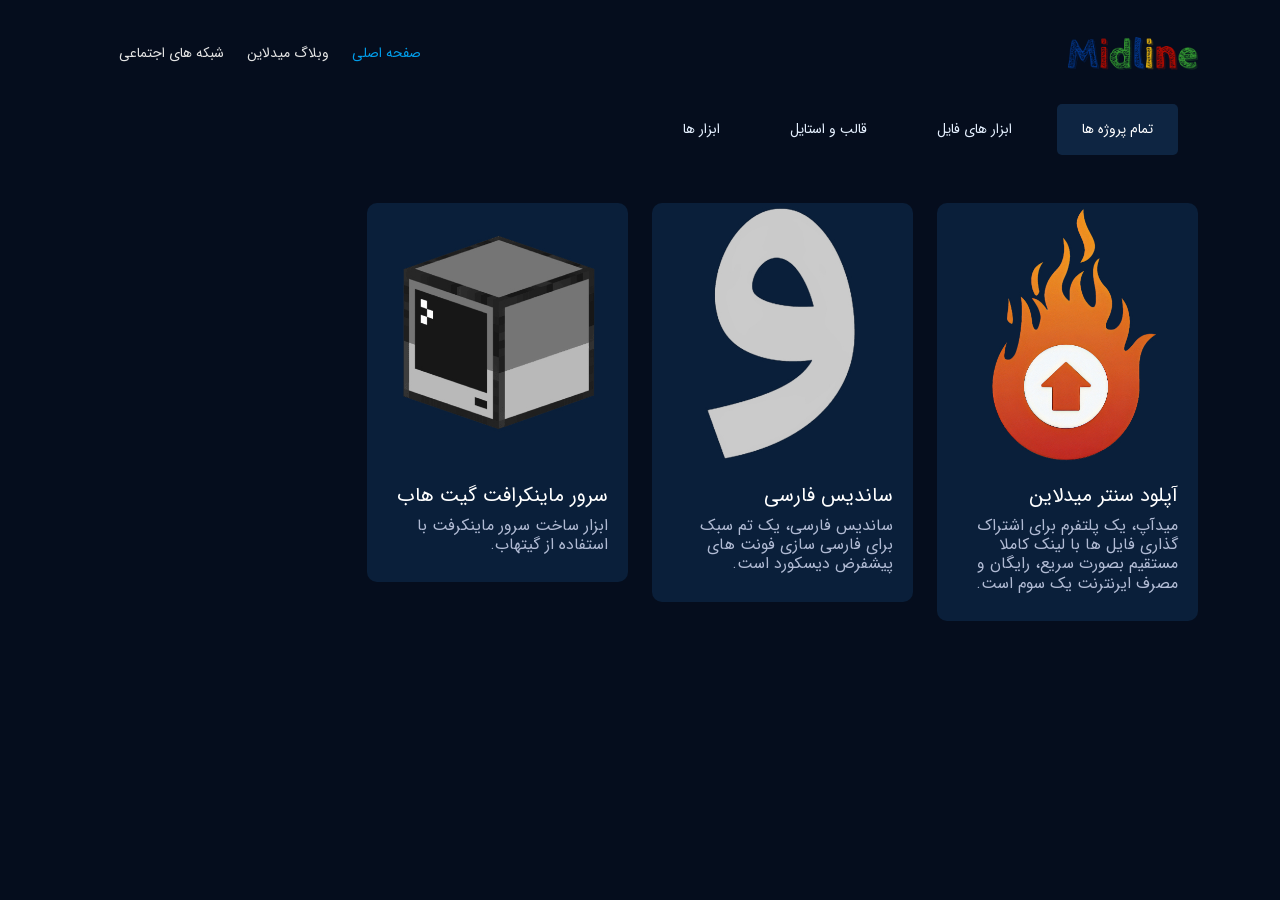
<file: index.html>
<!doctype html>
<html lang="fa">

<head>
    <title>سورس کد های میدلاین</title>
    <meta charset="utf-8">
    <meta name="Googlebot-News" content="noindex, nofollow">
    <meta name="googlebot" content="noindex, nofollow">
    <meta name="robots" content="noimageindex">
    <meta name="robots" content="noindex, nofollow">
    <meta name="viewport" content="width=device-width, initial-scale=1, shrink-to-fit=no">
    <link rel="stylesheet" media="all" href="/css/bootstrap.min.css">
    <link rel="stylesheet" media="all" href="/css/slick.css">
    <link rel="stylesheet" media="all" href="/css/slick-theme.css">
    <link rel="stylesheet" media="all" href="/css/style.css">
    <link rel="icon" type="image/png" sizes="28x28" href="/img/favi.png">
    <meta name="theme-color" content="#sdfsf">
</head>

<body class="themebgcolor">

    <!-- header -->
    <header>
        <div class="container">
            <div class="row">
                <div class="col-md-12">
                    <div class="logo"><a href=""><img class="img-fluid" src="/img/logo.png"
                                alt="img"></a></div>
                    <div class="searchform d-none d-md-inline-flex">

                    </div>
                    <button class="navbar-toggler collapsed" type="button" data-bs-toggle="collapse"
                        data-bs-target="#navbar-content">
                        <div class="hamburger-toggle">
                            <div class="hamburger">
                                <span></span>
                                <span></span>
                                <span></span>
                            </div>
                        </div>
                    </button>
                    <nav class="navbar navbar-expand-xl">

                        <div class="navbar-collapse collapse" id="navbar-content">
                            <div class="logo d-md-none"><a href=""><img class="img-fluid"
                                        src="/img/logo.png" alt="img"></a></div>

                            <ul class="navbar-nav mr-auto mb-2 mb-lg-0">

                                <li class="nav-item dropdown active">
                                    <a class="nav-link" href="">صفحه اصلی</a>
                                </li>


                                <li class="nav-item dropdown">
                                    <a class="nav-link" href="https://blog.midline.ir/">وبلاگ میدلاین</a>
                                </li>


                                <li class="nav-item dropdown">
                                    <a class="nav-link dropdown-toggle" href="#" data-bs-toggle="dropdown"
                                        data-bs-auto-close="outside">شبکه های اجتماعی</a>
                                    <ul class="dropdown-menu shadow">
                                        <li><a class="dropdown-item" target="_blank"
                                                href="https://github.com/MidlineGP">گیت هاب</a></li>
                                        <li><a class="dropdown-item" target="_blank"
                                                href="https://t.me/MidlineGp">تلگرام</a></li>
                                    </ul>
                                </li>

                            </ul>
                        </div>
                    </nav>

                </div>
            </div>
        </div>
    </header>






    <!-- Popular collections -->
    <div class="popularCollection mt-3 pt-3 mt-md-4 pt-md-4 mt-lg-5 pt-lg-5">
        <div class="container">
            <div class="row">
                <div class="col-md-12">
                    <!--<h2 class="headingWh mb-2 mb-md-4">Popular collections</h2>-->
                    <div class="tab-sec">
                        <nav>
                            <div class="nav nav-tabs" id="nav-tab" role="tablist">
                                <button class="nav-link d-none d-sm-none d-md-block active" data-bs-toggle="tab"
                                    data-bs-target="#TabOne">تمام پروژه ها</button>
                                <button class="nav-link d-none d-sm-none d-md-block" data-bs-toggle="tab"
                                    data-bs-target="#TabTwo">ابزار های فایل</button>
                                <button class="nav-link d-none d-sm-none d-md-block" data-bs-toggle="tab"
                                    data-bs-target="#TabThree">قالب و استایل</button>
                                <button class="nav-link d-none d-sm-none d-md-block" data-bs-toggle="tab"
                                    data-bs-target="#TabFour">ابزار ها</button>

                                <div class="more-tab mb-3 mb-md-0">
                                    <a href="javascript:void(0)" class="textbluecolor categorytab">انتخاب دسته بندی<img
                                            src="/img/bluedown.png" alt="arrow-down"></a>
                                    <div class="more-box nav nav-tabs" id="more_tab" role="tablist"
                                        style="display: none;">

                                        <button class="nav-link active" data-bs-toggle="tab"
                                            data-bs-target="#TabOne">تمام پروژه ها</button>
                                        <button class="nav-link" data-bs-toggle="tab" data-bs-target="#TabTwo">ابزار های
                                            فایل</button>
                                        <button class="nav-link" data-bs-toggle="tab" data-bs-target="#TabThree">قالب ها
                                            و استایل</button>
                                        <button class="nav-link" data-bs-toggle="tab" data-bs-target="#TabFour">ابزار
                                            ها</button>
                                    </div>
                                </div>
                            </div>
                        </nav>
                        <div class="tab-content" id="nav-tabContent">
                            <div class="tab-pane fade active show" id="TabOne">

                                <div class="row mt-3 mt-md-5">
                                    <div class="col-md-6 col-xl-3 mb-4">
                                        <a href="https://up.midline.ir" target="_blank">
                                            <div class="aboutitem">
                                                <div class="aboutitemImg"><img class="img-fluid" src="/img/prj/upload-center.jpg"
                                                        alt="img"></div>
                                                <div class="bgdarkbluecolor aboutitemcnt">
                                                    <div class="itemtitlecode">
                                                        <h5 class="textwhitecolor">آپلود سنتر میدلاین</h5>
                                                        <h6 class="textgraycolor">میدآپ، یک پلتفرم برای اشتراک گذاری فایل ها
                                                            با لینک کاملا مستقیم بصورت سریع، رایگان و مصرف ایرنترنت یک
                                                            سوم است.</h6>
    
                                                    </div>
    
                                                </div>
                                            </div>
                                        </a>
                                    </div>
                                    <div class="col-md-6 col-xl-3 mb-4">
                                        <a href="https://code.midline.ir/SandisFarsi" target="_blank">
                                            <div class="aboutitem">
                                                <div class="aboutitemImg"><img class="img-fluid" src="/img/prj/sandis-farsi.jpg"
                                                        alt="img"></div>
                                                <div class="bgdarkbluecolor aboutitemcnt">
                                                    <div class="itemtitlecode">
                                                        <h5 class="textwhitecolor">ساندیس فارسی</h5>
                                                        <h6 class="textgraycolor">ساندیس فارسی، یک تم سبک برای فارسی سازی
                                                            فونت های پیشفرض دیسکورد است.</h6>
    
                                                    </div>
    
                                                </div>
                                            </div>
                                        </a>
                                    </div>
                                    <div class="col-md-6 col-xl-3 mb-4">
                                        <a href="https://github.com/MidlineGP/github-mcserver" target="_blank">
                                            <div class="aboutitem">
                                                <div class="aboutitemImg"><img class="img-fluid"
                                                        src="/img/prj/github-mc-server.jpg" alt="img"></div>
                                                <div class="bgdarkbluecolor aboutitemcnt">
                                                    <div class="itemtitlecode">
                                                        <h5 class="textwhitecolor">سرور ماینکرافت گیت هاب</h5>
                                                        <h6 class="textgraycolor">ابزار ساخت سرور ماینکرفت با استفاده از
                                                            گیتهاب.</h6>
    
                                                    </div>
    
                                                </div>
                                            </div>
                                        </a>
                                    </div>

                                </div>
                            </div>

                            <div class="tab-pane fade" id="TabTwo">

                                <div class="row mt-3 mt-md-5">
                                    <div class="col-md-6 col-xl-3 mb-4">
                                        <a href="https://up.midline.ir" target="_blank">
                                            <div class="aboutitem">
                                                <div class="aboutitemImg"><img class="img-fluid" src="/img/prj/upload-center.jpg"
                                                        alt="img"></div>
                                                <div class="bgdarkbluecolor aboutitemcnt">
                                                    <div class="itemtitlecode">
                                                        <h5 class="textwhitecolor">آپلود سنتر میدلاین</h5>
                                                        <h6 class="textgraycolor">میدآپ، یک پلتفرم برای اشتراک گذاری فایل ها
                                                            با لینک کاملا مستقیم بصورت سریع، رایگان و مصرف ایرنترنت یک
                                                            سوم است.</h6>
    
                                                    </div>
    
                                                </div>
                                            </div>
                                        </a>
                                    </div>

                                </div>
                                <div class="row d-none d-md-block">

                                </div>
                            </div>

                            <div class="tab-pane fade" id="TabThree">

                                <div class="row mt-3 mt-md-5">
                                    <div class="col-md-6 col-xl-3 mb-4">
                                        <a href="https://code.midline.ir/SandisFarsi" target="_blank">
                                            <div class="aboutitem">
                                                <div class="aboutitemImg"><img class="img-fluid" src="/img/prj/sandis-farsi.jpg"
                                                        alt="img"></div>
                                                <div class="bgdarkbluecolor aboutitemcnt">
                                                    <div class="itemtitlecode">
                                                        <h5 class="textwhitecolor">ساندیس فارسی</h5>
                                                        <h6 class="textgraycolor">ساندیس فارسی، یک تم سبک برای فارسی سازی
                                                            فونت های پیشفرض دیسکورد است.</h6>
    
                                                    </div>
    
                                                </div>
                                            </div>
                                        </a>
                                    </div>


                                </div>
                                <div class="row d-none d-md-block">

                                </div>
                            </div>


                            <div class="tab-pane fade" id="TabFour">

                                <div class="row mt-3 mt-md-5">
                                    <div class="col-md-6 col-xl-3 mb-4">
                                        <a href="https://github.com/MidlineGP/github-mcserver" target="_blank">
                                            <div class="aboutitem">
                                                <div class="aboutitemImg"><img class="img-fluid"
                                                        src="/img/prj/github-mc-server.jpg" alt="img"></div>
                                                <div class="bgdarkbluecolor aboutitemcnt">
                                                    <div class="itemtitlecode">
                                                        <h5 class="textwhitecolor">سرور ماینکرافت گیت هاب</h5>
                                                        <h6 class="textgraycolor">ابزار ساخت سرور ماینکرفت با استفاده از
                                                            گیتهاب.</h6>
    
                                                    </div>
    
                                                </div>
                                            </div>
                                        </a>
                                    </div>
                                </div>
                            </div>
                        </div>
                    </div>
                </div>
            </div>
        </div>
    </div>


    <!-- Top sellers -->

    <!-- Footer -->

    <div id="elevator_item" style="display: none;"><a id="elevator" onclick="return false;" title="Back To Top"></a>
    </div>

    <!-- Optional JavaScript -->
    <script src="/js/jquery-2.0.0.min.js"></script>
    <script src="/js/bootstrap.bundle.min.js"></script>
    <script src="/js/app.js"></script>
    <script src="/js/slick.js"></script>
    <script src="/js/comman.js"></script>




</body>

</html>
</file>
<file: css/style.css>
@charset "utf-8";


@font-face {
    font-family: IRANSansWeb;
    src: url(font.woff);
  }

body {
    position: relative;
    padding: 0;
    margin: 0;
    font-family: 'IRANSansWeb';
}

ul {
    list-style: none
}

a {
    text-decoration: none;
    outline: none
}

body a:hover,
body a:focus {
    color: initial;
    text-decoration: none
}

a:focus {
    outline: none;
    text-decoration: none
}

textarea:focus {
    outline: none
}

select:focus {
    outline: none;
}

input {
    outline: none !important
}

button,
button:focus {
    outline: none
}

a img {
    border: none
}

img {
    border: 0
}

p {
    padding: 0;
    margin: 0
}

h1,
h2,
h3,
h4,
ul,
p {
    padding: 0;
    margin: 0
}

textarea {
    resize: none
}

input::-webkit-input-placeholder,
textarea::-webkit-input-placeholder {
    color: #fff
}

input:-moz-placeholder,
textarea:-moz-placeholder {
    color: #fff
}

* {
    direction: rtl !important;
    text-align: right !important;
}

/*
input:-webkit-autofill { border: 1px solid #e4e4e5; -webkit-text-fill-color: rgba(49,50,51,1); -webkit-box-shadow: 0 0 0px 1000px #f5f5f6 inset; transition: background-color 5000s ease-in-out 0s;}
input:-internal-autofill-selected { background-color:#f5f5f6!important; -webkit-box-shadow: 0 0 0px 1000px #f5f5f6 inset;}
input:-webkit-autofill:hover,
input:-webkit-autofill:focus { border: 1px solid #e4e4e5; -webkit-text-fill-color: rgba(49,50,51,1); -webkit-box-shadow: 0 0 0px 1000px #f5f5f6 inset; transition: background-color 5000s ease-in-out 0s;}
*/
input::-moz-placeholder {
    opacity: 1;
    outline: none
}

textarea::-moz-placeholder {
    opacity: 1;
    outline: none
}

.clr {
    clear: both;
    height: 0
}

ul {
    padding: 0;
    list-style: none
}

a {
    text-decoration: none;
    -moz-transition: all .2s;
    -webkit-transition: all .2s;
    transition: all .2s
}

a:hover {
    text-decoration: none;
    -moz-transition: all .2s;
    -webkit-transition: all .2s;
    transition: all .2s
}

/*Comman Classes*/
.themebgcolor {
    background: #050D1D;
}

.bgdarkbluecolor {
    background: #0A1F3A;
}

.textwhitecolor {
    color: #FFFFFF;
}

.textbluecolor {
    color: #019DEA;
}

.textgraycolor {
    color: #B1BBD4;
}

.textredcolor {
    color: #F25252;
}

.textgreencolor {
    color: #4F8A60;
}

.btnlightblue {
    background: #019DEA;
    font-weight: 500;
    font-size: 15px;
}

.btndarkblue {
    background: #0E2542;
    font-weight: 500;
    font-size: 15px;
}

button.btn {
    border: none;
    padding: 20px 20px;
    min-width: 180px;
    border-radius: 5px;
    color: #fff;
    text-align: center;
}

button.btn:hover,
button.btn:focus {
    background: #000;
    color: #fff;
    outline: none;
    box-shadow: none;
}

.filterbtn {
    position: relative;
    border: 1px solid rgba(94, 102, 125, 0.7);
    border-radius: 10px;
    background: none;
    font-weight: 400;
    font-size: 14px;
    color: #fff;
    padding: 10px 20px;
    width: 100%;
}

.blueScroll::-webkit-scrollbar {
    width: 5px;
    border-radius: 10px;
}

.blueScroll::-webkit-scrollbar-track {
    background: rgba(62, 82, 108, 1);
    border-radius: 10px;
    border: 2px solid #050d1d;
}

.blueScroll::-webkit-scrollbar-thumb {
    background: rgba(1, 157, 234, 1);
    border-radius: 10px;
    border: 2px solid rgba(1, 157, 234, 1);
}

.blueScroll::-webkit-scrollbar-thumb:hover {
    background: #ccc;
    border-radius: 10px;
}

.btn-group {
    width: 100%;
}

/*siwtch css*/
.form-check.form-switch .form-check-input:checked {
    background-color: #019DEA !important;
    border-radius: 50px;
    border-color: #019DEA !important;
}

.form-check.form-switch .form-check-input {
    width: 63px;
    height: 30px;
    cursor: pointer;
}

.form-check.form-switch {
    min-height: auto;
    margin: 0;
}

/*end*/

/*Compontent CSS*/
.creatorImg img {
    width: 100%;
}

.creators {
    position: relative;
}

.creatorIcon {
    margin: -40px auto 0;
    display: table;
    position: absolute;
    left: 0;
    right: 0;
    width: 65px;
}

.creatorsText {
    padding: 45px 10px 40px;
}

.creatorIcon h2 {
    margin: 0 0 10px;
}

.creatorsText h2 {
    font-weight: 500;
    font-size: 15px;
    margin: 0 0 15px;
}

.creatorsText h3 {
    font-weight: 300;
    font-size: 12px;
    margin: 0 0 20px;
}

.creatorsText p {
    font-weight: 300;
    font-size: 14px;
    line-height: 21px;
}

.creatorsText {
    border-radius: 0 0 10px 10px;
    background: rgba(10, 31, 58, 0.5);
}

.creatorcheck {
    position: absolute;
    top: 49px;
    left: 53px;
}

.creatorcheck img {
    width: 18px;
}

.aboutitemImg img {
    width: 100%;
}

.aboutitemcnt {
    padding: 20px;
    display: flex;
    justify-content: space-between;
    align-items: flex-start;
    align-content: flex-start;
}

.aboutitem {
    border-radius: 10px !important;
    overflow: hidden;
}

.itemtitlecode h2 {
    font-size: 12px;
    margin: 0 0 10px;
}

.itemtitlecode h3 {
    font-weight: 500;
    font-size: 14px;
}

.itemtitlecode h4 {
    font-weight: 400;
    font-size: 12px;
    margin: 13px 0 0;
}

.itemtitlePrice {
    text-align: right;
}

.itemtitlePrice h2 {
    font-size: 12px;
    margin: 0 0 10px;
}

.itemtitlePrice h3 {
    margin: 0 0 15px;
    line-height: 10px;
}

.itemtitlePrice h3 strong {
    font-weight: 400;
    font-size: 14px;
    display: inline-block;
    vertical-align: middle;
}

.itemtitlePrice h3 img {
    display: inline-block;
    vertical-align: middle;
    width: 12px;
}

.itemtitlePrice h4 {
    font-size: 12px;
}

.itemtitlePrice h4 img {
    width: 15px;
    display: inline-block;
    vertical-align: middle;
    margin: 0 5px 0 0;
}

.seller {
    display: flex;
    width: 100%;
    align-items: center;
    align-content: center;
    justify-content: space-between;
}

.sellerLeft {
    display: inline-flex;
    align-items: center;
    align-content: center;
}

.sellcount {
    padding: 0 20px 0 0;
    font-size: 14px;
}

.sellerimg {
    padding: 0 20px 0 0;
    width: 90px;
    position: relative;
}

.bluecheckicon {
    position: absolute;
    top: 51px;
    left: 56px;
}

.sellerPrice {
    font-size: 14px;
}

.sellerimg>img {
    width: 80px;
}

.sellertitlepr h2 {
    font-size: 14px;
    color: #202020;
    margin: 0 0 10px;
}

.sellertitlepr h3 {
    font-weight: 600;
    font-size: 14px;
    color: #5B5B5B;
    display: inline-block;
    vertical-align: middle;
}

.sellertitlepr h3 img {
    width: 11px;
    display: inline-block;
    vertical-align: middle;
    margin: 0 5px 0 0;
}

.headingWh {
    font-weight: 500;
    font-size: 30px;
    color: #fff;
}

/*end*/

/*Home style 4*/
.circlebg1 {
    position: absolute;
    left: 0;
    top: 0;
    z-index: -1;
}

.circlebg2 {
    position: absolute;
    left: 0;
    right: 0;
    top: 30px;
    z-index: -1;
    margin: auto;
    text-align: center;
}

.circlebg3 {
    position: absolute;
    right: 0;
    top: 0;
    z-index: -1;
}

header {
    padding: 35px 0 0;
    z-index: 1;
    position: relative;
}

.logo {
    display: inline-flex;
    align-items: center;
    align-content: center;
    width: 130px;
}

.searchform {
    display: inline-flex;
    align-items: center;
    align-content: center;
}

/*header .row .col-md-12{display: flex; align-items:center;align-content:center; justify-content: space-between;}*/
.loginWallet a.btn {
    min-width: inherit;
    width: 43px;
    height: 43px;
    background: #102944;
    display: inline-flex;
    align-items: center;
    align-content: center;
    justify-content: center;
    border-radius: 90px;
}

.loginWallet a.btn img {
    margin-left: -1px;
}

.loginWallet a.btn:hover,
.loginWallet a.btn:focus {
    background: #019dea;
}

.searchform form input {
    width: 100%;
    background: rgb(19 45 78 / 50%);
    border: none;
    border-radius: 10px;
    padding: 12px 11px 12px 53px;
    font-weight: 300;
    font-size: 13px;
    color: #B1BBD4;
}

.searchform {
    width: 100%;
    max-width: 50%;
    margin: 0 25px 0 25px;
}

.searchform form {
    width: 100%;
    position: relative;
}

.searchform button {
    position: absolute;
    border: none;
    background: none;
    left: 17px;
    top: 9px;
    padding: 0;
}

.searchform button img {
    width: 15px;
}

nav.navbar {
    display: inline-flex;
    align-items: center;
    align-content: center;
    vertical-align: middle;
}

nav.navbar .navbar-nav .nav-link {
    font-weight: 500;
    font-size: 14px;
    color: #E4E4E4;
    padding: 0;
}

nav.navbar .navbar-nav .nav-link:hover,
nav.navbar .navbar-nav .nav-link:focus,
nav.navbar .navbar-nav .nav-item.active .nav-link {
    color: #019dea;
}

nav.navbar .navbar-nav li.nav-item {
    margin: 0 30px 0 0;
}

.dropdown-menu {
    background: #070F20;
    border: none;
}

.dropdown-menu li a.dropdown-item {
    color: #E4E4E4;
    font-weight: 400;
    font-size: 14px;
}

.dropdown-menu li.active a.dropdown-item {
    color: #019dea;
}

.dropdown-menu li {
    margin: 0 0 14px;
}

.dropdown-menu li:last-child {
    margin: 0;
}

.dropdown-menu li a.dropdown-item:hover,
.dropdown-menu li a.dropdown-item:focus {
    color: #019DEA;
    background: none;
}

/*nav.navbar .navbar-nav li.nav-item:last-child{margin:0;}*/
nav.navbar .dropdown-toggle::after,
.loginWallet .dropdown-toggle::after {
    display: none;
}

.loginWallet {
    align-items: center;
    align-content: center;
    vertical-align: middle;
}

.loginWallet button {
    padding: 0;
}

/*.loginWallet .dropdown:hover .dropdown-menu { display: block; }*/
.searchform form input::-webkit-input-placeholder {
    color: #B1BBD4;
}

.bannerImg {
    position: relative;
    display: inline-flex;
}

.bannerSec {
    position: relative;
    padding: 100px 0;
}

.bannerimg01 {
    margin: 0 -85px 0 0;
}

.bannerimg02 {
    margin: 25px -55px 0 0;
}

.bannerimg03 {
    margin: 55px 0 0 -30px;
}

.bannercntSec {
    display: flex;
    align-items: flex-start;
    align-content: flex-start;
    justify-content: space-evenly;
}

.bannercnt {
    display: inline-flex;
    flex-wrap: wrap;
    padding: 16px 0 0 0;
    max-width: 400px;
    width: 100%;
}

.bannercnt h2 {
    font-size: 35px;
    line-height: 52px;
    margin: 0 0 40px;
}

.bannercnt p {
    font-size: 20px;
    margin: 0 0 40px;
    line-height: 30px;
}

.nav.nav-tabs {
    border: none;
    margin: 0 0 40px;
}

.nav.nav-tabs button {
    padding: 15px 25px;
    font-weight: 500;
    font-size: 14px;
    color: #E5F0FF;
    text-align: center;
    margin: 0 20px 0 0;
    border: none;
    border-radius: 5px;
}

.nav-tabs .nav-link.active,
.nav-tabs .nav-item.show .nav-link {
    background: #0E2542;
    color: #fff;
    border-color: #1f487c #1f487c #1f487c;
}

button.navbar-toggler {
    display: none;
}

/*more tab css*/
.more-tab {
    position: relative;
    display: inline-flex;
    vertical-align: middle;
    align-items: center;
    align-content: center;
}

.more-tab>a {}

.more-tab>a:hover,
.more-tab>a:focus {
    color: #019DEA;
}

.more-tab>a img {
    margin-left: 7px;
}

.more-box {
    display: none;
    min-width: 200px;
    background: #0e2542;
    box-shadow: 0 0 7px rgb(0 0 0 / 10%);
    position: absolute;
    top: 40px;
    left: 0;
    z-index: 1;
}



.more-box {
    max-height: 209px;
    overflow-x: auto;
}

.more-box {
    scrollbar-color: #2abb9b #e0e0e0;
    scrollbar-width: thin;
}

.more-box::-webkit-scrollbar {
    width: 6px;
}

.more-box::-webkit-scrollbar-track {
    background: #e0e0e0;
    border-radius: 20px;
    -webkit-border-radius: 20px;
}

.more-box::-webkit-scrollbar-thumb {
    background: #000;
    border-radius: 20px;
    -webkit-border-radius: 20px;
}

.more-box .nav-link {
    width: 100%;
    text-align: left;
    border-color: #e9ecef #e9ecef #dee2e6;
    border-width: 1px;
}

.more-box button.nav-link {
    margin: 0;
    padding: 10px 15px;
    border-bottom: 1px solid #1f487c;
    border-radius: 0;
    text-align: left;
}

.more-box button.nav-link:last-child {
    border-bottom: none;
}

.more-box button.nav-link:hover,
.more-box button.nav-link:focus {
    border-bottom-color: #1f487c;
    background: #019DEA;
}

.topSellers ul li {
    display: inline-block;
    width: 31%;
    margin: 0 1% 0;
}

.topSellers ul {
    margin: 0 -1%;
    color: #E5F0FF;
}

.topSellers ul li .sellertitlepr h2 {
    color: #E5F0FF;
}

.topSellers ul li .sellertitlepr h3 {
    color: #fff;
}

.topSellers li .seller {
    border-bottom: 0.5px solid #3E526C;
    padding: 12px 0;
}

.topSellers li .seller:last-child {
    border-bottom: none;
}

.createsellHead {
    display: flex;
    align-items: center;
    align-content: center;
    padding: 0 0 20px;
}

.creatsellicon {
    padding: 0 15px 0 0;
    height: 70px;
    display: inline-flex;
    align-items: center;
    justify-content: center;
    align-content: center;
}

/*.creatsellicon img{height:65px;object-fit:contain;}*/
.createsellHead h3 {
    font-weight: 500;
    font-size: 16px;
}

.createsell p {
    font-size: 14px;
    line-height: 21px;
}

footer {
    padding: 70px 0;
    background: rgba(10, 31, 58, 0.5);
    margin: 150px 0 0;
}

footer .col-xl-8 {
    padding-left: 150px;
}

.footlogo {
    margin: 0 0 40px;
}

.footlogo img {
    width: 130px;
}

.footlogocntSec p {
    margin: 22px 0 37px;
    color: #AAB0C0;
    font-weight: 400;
    font-size: 14px;
}

.joincommunity h3 {
    font-weight: 600;
    font-size: 15px;
    color: #fff;
    margin: 0 0 20px 0;
}

.joincommunity ul li {
    margin: 0 7px 0 0;
    display: inline-block;
    vertical-align: middle;
}

.joincommunity ul li:last-child {
    margin: 0;
}

.joincommunity ul li a {
    display: flex;
    width: 36px;
    height: 36px;
    background: #0a1f3a;
    border-radius: 60px;
    align-items: center;
    align-content: center;
    justify-content: center;
}

.joincommunity ul li a:hover,
.joincommunity ul li a:focus {
    background: #019dea;
}

.footlinks {
    display: inline-block;
}

.footlinks h2 {
    font-weight: 600;
    font-size: 14px;
    color: #fff;
    margin: 0 0 20px;
}

.footlinks ul li {
    margin: 0 0 14px;
}

.footlinks ul li:last-child {
    margin: 0;
}

.footlinks ul li a {
    font-size: 14px;
    color: #E5F0FF;
}

.footsec {
    padding: 0 80px 0 0;
}

.footlinks ul li a:hover,
.footlinks ul li a:focus {
    color: #019dea;
}

#elevator_item {
    width: 40px;
    height: 50px;
    position: fixed;
    right: 15px;
    bottom: -8px;
    -webkit-transition: opacity .4s ease-in-out;
    -moz-transition: opacity .4s ease-in-out;
    -o-transition: opacity .4s ease-in-out;
    opacity: 1;
    z-index: 100020;
    display: none;
}

#elevator_item.off {
    opacity: 0;
    visibility: hidden
}

#elevator {
    display: block;
    width: 40px;
    height: 40px;
    background: url(../img/icon_top.webp) center center no-repeat;
    background-size: 15px;
    background-color: #019dea;
    border-radius: 2px;
    box-shadow: 0 1px 3px rgba(0, 0, 0, .2);
    cursor: pointer;
    margin-bottom: 10px;
}

#elevator:hover {
    background-color: rgba(0, 0, 0, .7)
}

/*Home Style 3*/
.bannerSecHome3 .bannercntSec {
    padding: 0 0 0 90px;
    background: rgba(10, 31, 58, 0.4);
    border-radius: 10px;
    justify-content: space-between;
    align-items: center;
    align-content: center;
}

.bannerSecHome3 .bannercnt {
    padding: 0;
    max-width: 100%;
    width: 50%;
    align-items: flex-end;
    justify-content: flex-start;
    align-content: flex-end;
    flex-wrap: wrap;
}

/*Discover 2*/
.disbluebritbg {
    position: absolute;
    left: 0;
    z-index: -1;
}

.disbluebritbg img {
    max-width: 100%;
    max-height: 800px;
}

.filtertop {
    display: flex;
    justify-content: space-between;
    align-items: center;
    align-content: center;
}

.filterLeft {
    display: inline-flex;
    width: 53%;
    margin-left: -0.5%;
}

.filterRight {
    display: inline-flex;
    flex-wrap: wrap;
}

.filterLeft .btn-group {
    width: 32%;
    margin: 0 1.5%;
}

.filterRight button.btn {
    min-width: inherit;
    padding: 10px 20px;
    margin: 0 17px 10px 0;
    font-weight: 500;
    font-size: 14px;
    color: #F1DFDF;
}

.filterbtn.dropdown-toggle::after {
    border: none;
    content: '';
    background: url(../img/downwh.svg)0 0 no-repeat;
    width: 15px;
    height: 9px;
    position: absolute;
    right: 15px;
    top: 17px;
}

.filterLeft .dropdown-menu {
    width: 100%;
}

.filtertop:last-child {
    border-top: 0.5px solid #3E526C;
    padding: 30px 0 0;
    margin: 30px 0 0;
}

.filtertop:last-child .filterLeft {
    width: 78%;
}

/*Discover 3 Ranking*/
.rankinglightbg {
    position: absolute;
    left: 0;
    bottom: 0;
    z-index: -1;
}

.rankTableBody:first-child {
    padding-top: 60px;
}

.rankTableBody:last-child {
    border-bottom: none;
}

.rankTableBody {
    display: flex;
    justify-content: space-between;
    align-items: center;
    align-content: center;
    border-bottom: 0.5px solid #3E526C;
    padding: 20px 0;
}

.rankCollection {
    position: relative;
    display: flex;
    justify-content: flex-start;
    align-items: center;
    align-content: center;
    width: 16%;
}

.rankCollection span {
    font-size: 14px;
    color: #B1BBD4;
    padding: 0 10px 0 0;
}

.rankColImg img {
    max-width: 65px;
}

.rankcolTitle {
    padding: 0 0 0 13px;
    font-size: 14px;
    color: #fff;
    max-width: 60%;
}

.rankValue {
    position: relative;
    font-size: 14px;
    color: #fff;
    width: 12%;
    text-align: right;
}

.rankValue img {
    width: 10px;
    margin-right: 5px;
}

.rankTime {
    position: relative;
    font-size: 14px;
    color: #F25252;
    width: 12%;
    text-align: right;
}

.rankDay {
    position: relative;
    font-size: 14px;
    color: #4F8A60;
    width: 12%;
    text-align: right;
}

.rankFloor {
    position: relative;
    color: #fff;
    font-size: 14px;
    width: 12%;
    text-align: right;
}

.rankFloor img {
    width: 10px;
    margin-right: 5px;
}

.rankOwner {
    position: relative;
    font-size: 14px;
    color: #C9C9C9;
    width: 12%;
    text-align: right;
}

.rankAssets {
    position: relative;
    font-size: 14px;
    color: #C9C9C9;
    width: 12%;
    text-align: right;
}

.rankTableBody:first-child .rankCollection:before,
.rankTableBody:first-child .rankValue:before,
.rankTableBody:first-child .rankTime:before,
.rankTableBody:first-child .rankDay:before,
.rankTableBody:first-child .rankFloor:before,
.rankTableBody:first-child .rankOwner:before,
.rankTableBody:first-child .rankAssets:before {
    content: '';
    position: absolute;
    left: 0;
    top: -73px;
    font-size: 15px;
    color: #ECECEC;
}

.rankTableBody:first-child .rankCollection:before {
    content: 'COLLECTION';
    top: -51px;
}

.rankTableBody:first-child .rankValue:before {
    content: 'VOLUME';
    right: 0;
}

.rankTableBody:first-child .rankTime:before {
    content: '24 HOURS %';
    right: 0;
}

.rankTableBody:first-child .rankDay:before {
    content: '7 DAYS %';
    right: 0;
}

.rankTableBody:first-child .rankFloor:before {
    content: 'FLOOR PRICE';
    right: 0;
}

.rankTableBody:first-child .rankOwner:before {
    content: 'OWNERS';
    right: 0;
}

.rankTableBody:first-child .rankAssets:before {
    content: 'ASSETS';
    right: 0;
}

.discoverbanner img {
    width: 100%;
}

/*Signin & Signup*/
.sign-from {
    width: 100%;
    max-width: 380px;
}

.input-box {
    margin-bottom: 13px;
}

.form-input {
    font-family: 'Poppins', sans-serif;
    background: rgba(10, 31, 58, 0.5);
    border: none;
    border-radius: 5px;
    width: 100%;
    height: 40px;
    font-size: 12px;
    font-weight: 300;
    line-height: 18px;
    padding: 11px 20px;
    color: rgba(255, 255, 255, 0.4);
}

.form-input::placeholder {
    color: rgba(255, 255, 255, 0.4);
}

.sign-from .form-check {
    font-family: 'Poppins', sans-serif;
    margin-bottom: 25px;
    font-size: 12px;
    color: rgba(255, 255, 255, 0.4);
    font-weight: 300;
    line-height: 18px;
    padding-left: 30px;
    display: flex;
    align-items: center;
}

.sign-from .form-check .form-check-input {
    width: 20px;
    height: 20px;
    margin-left: -30px;
    background: rgba(10, 31, 58, 0.5);
    border: none;
    border-radius: 5px;
    margin-right: 7px;
    box-shadow: none;
}

.sign-from .form-check-input:checked[type=checkbox] {
    background-image: url(../img/checkboxicon.svg);
    background-repeat: no-repeat;
    background-position: center;
    background-size: 15px;
}

.divider {
    display: block;
    width: 100%;
    text-align: center;
    padding: 15px 0;
    max-width: 380px;
    font-size: 12px;
    font-weight: 400;
    color: rgba(153, 153, 153, 1);
}

.sign-btn {
    width: 100%;
}

.social-wrap {
    width: 100%;
}

.social-wrap a {
    display: inline-block;
    min-width: 115px;
    text-align: center;
    padding: 10.5px 7px;
    border-radius: 10px;
}

.social-wrap a:not(:last-child) {
    margin-right: 12px;
}

.twiter {
    background: #00ACED;
}

.google {
    background: #EA4335;
}

.facebook {
    background: #3B5998;
}

.sign-btn button.btn {
    border-radius: 10px;
    font-weight: normal;
}

.signup-link {
    text-align: center;
    width: 100%;
    font-size: 12px;
    color: rgba(255, 255, 255, 0.8);
    margin-top: 42px;
    font-weight: 500;
}

.signctn h2.signheading {
    font-weight: 500;
    font-size: 25px;
    line-height: 37px;
    margin: 0 0 25px;
}

.sign-btn button.btn.btnlightblue {
    font-weight: 500;
}

.signup-link a {
    color: #019DEA;
}

.signup-link a:hover,
.signup-link a:focus {
    color: #fff;
}

.signctn p {
    font-size: 15px;
    line-height: 23px;
    color: #AAB0C0;
    margin: 0 0 20px !important;
}

.signctn p a {
    color: rgba(1, 157, 234, 1);
}

/*about*/
.about-sec {
    padding: 60px 0 0;
}

.abouth {
    font-weight: 500;
    font-size: 30px;
    line-height: 45px;
    margin: 0 0 30px;
}

.about-content p {
    font-size: 15px;
    line-height: 27px;
    color: rgba(170, 176, 192, 1);
    font-weight: 400;
    text-align: justify;
}

.about-content {
    max-width: 500px;
}

.sell-nft {
    margin-top: 40px;
    margin-bottom: 110px;
}

.about-row2 .about-content {
    max-width: 560px;
    margin-left: auto;
}

.about-row2 .abouth {
    font-size: 25px;
    line-height: 38px;
    margin: 0 0 25px;
}

.about-row2 .about-content p {
    text-align: left;
}

.watch-btn .btnlightblue {
    border-radius: 10px;
}

/*Authore Page*/
.authorEarn {
    display: flex;
    justify-content: space-between;
}

.authorEarn>div {
    width: 100%;
}

.authorEarn span {
    display: block;
    font-size: 12px;
}

.authorEarn strong {
    display: block;
    font-weight: 600;
    font-size: 15px;
}

.authorEarn strong img {
    display: inline-block;
    vertical-align: middle;
    margin-right: 5px;
}

/*Authore Profile*/
.authoreproimg>img {
    width: 100%;
}

.authoreproimg {
    position: relative;
}

.authoreproicon {
    position: absolute;
    left: 0;
    right: 0;
    margin: -65px auto;
    display: table;
    width: 130px;
}

.auProfileDetail {
    display: flex;
    justify-content: center;
    align-items: center;
    align-content: center;
    text-align: center;
    margin: 100px 0 0;
    flex-wrap: wrap;
}

.prCnt h2 {
    font-weight: 500;
    font-size: 25px;
}

.prCnt h3 {
    font-weight: 500;
    font-size: 12px;
}

.prCnt p {
    font-size: 15px;
}

.prCnt {
    width: 100%;
}

.auSocial {
    display: inline-flex;
    width: 100%;
    justify-content: flex-end;
    margin-top: -120px;
}

.auTabing .nav.nav-tabs {
    margin: 0 0 50px 0;
    border-bottom: 1px solid #3E526C;
}

.auTabing .nav.nav-tabs button.nav-link {
    border-radius: 0;
    font-size: 16px;
    color: #B1BBD4;
}

.auTabing .nav-tabs button.nav-link.active,
.auTabing .nav-tabs button.nav-item.show .nav-link {
    position: relative;
    background: none;
    border-bottom: none;
    color: #fff;
}

.auTabing .nav-tabs .nav-link.active:before,
.auTabing .nav-tabs .nav-item.show .nav-link:before {
    content: '';
    position: absolute;
    left: 0;
    right: 0;
    bottom: -3px;
    width: 100%;
    height: 5px;
    border-bottom: 5px solid #019DEA;
    border-radius: 3px;
}

.auTabing .nav.nav-tabs button img {
    display: inline-block;
    vertical-align: middle;
    margin: 0 5px 0 0;
}

.auTabing .nav.nav-tabs button.nav-link.active svg path {
    fill: #fff;
}

/*Authore Activity*/

/*.activityData { display: flex; justify-content: space-between; align-items: center; align-content: center; }
.activityItem{display:flex;align-items:center;align-content:center;}
.activityItem:first-child{width:20%;}
.actiItemTitle{display:inline-flex;padding:0 0 0 10px;flex-wrap:wrap;}
.actiItemTitle span{width:100%;font-size: 10px;}
.eventType { font-size: 14px; }
.eventType img { display: inline-block; vertical-align: middle; margin: 0 10px 0 0; }
.eventType img{display:inline-block;vertical-align:middle;margin:0 10px 0 0;}
.actiItemTitle strong{font-weight:400;font-size:15px;}
.activityData { border-bottom: 1px solid #3E526C; padding: 20px 0 20px; }
.eventType,
.activityItem,
.activityPrice,
.activityQty,
.activityFrom,
.activityTo,
.activityTime   { position: relative; }
.activityData:first-child .eventType:before { content: 'EVENT TYPE'; position: absolute; left: 0; top: -60px; }
.activityData:first-child .activityItem:before { content: 'EVENT TYPE'; position: absolute; left: 0; top: -60px; }
.activityData:first-child .activityItem:before { content: 'EVENT TYPE'; position: absolute; left: 0; top: -60px; }
.activityData:first-child .activityItem:before { content: 'EVENT TYPE'; position: absolute; left: 0; top: -60px; }
.activityData:first-child .activityItem:before { content: 'EVENT TYPE'; position: absolute; left: 0; top: -60px; }
.activityData:first-child .activityItem:before { content: 'EVENT TYPE'; position: absolute; left: 0; top: -60px; }
.activityData:first-child .activityItem:before { content: 'EVENT TYPE'; position: absolute; left: 0; top: -60px; }
*/
.activityTable {
    width: 100%;
}

.activityTable table {
    width: 100%;
}

.activityTable tr th {
    padding: 0 0 15px;
    font-weight: 500;
    font-size: 14px;
    color: #fff;
}

.actiCollect {
    display: flex;
    align-items: center;
    justify-content: flex-start;
    color: #fff;
}

.activityTable table tr td {
    font-size: 14px;
    border-bottom: 1px solid #3E526C;
    padding-top: 20px;
    padding-bottom: 20px;
}

.activityTable tr th:first-child {
    width: 12%;
}

.activityTable tr th:nth-child(2) {
    width: 25%;
}

.activityTable table tr:last-child td {
    border-bottom: none;
}

.actiCnt {
    padding: 0 0 0 10px;
    font-size: 14px;
}

.actiCollect span {
    padding-right: 10px;
}

.actiCollect span {
    width: 100%;
    display: block;
    font-size: 10px;
}

.offericon img {
    display: inline-block;
    vertical-align: middle;
    margin-right: 8px;
}

.actiCntSm,
.offericonSm {
    display: none;
}

/* faq */
.faq-ques {
    display: flex;
    padding-top: 50px;
}

.faq-ques .nav-tabs {
    width: 100%;
    max-width: 300px;
    display: block;
}

.faq-ques .tab-content {
    width: 100%;
    max-width: calc(100% - 310px);
    padding-left: 100px;
}

.faq-ques .nav-link {
    transition: 0.5s;
    padding: 25px !important;
    background: transparent !important;
    border-radius: 10px !important;
    margin: 15px 0 !important;
    font-family: Poppins;
    font-style: normal;
    font-size: 15px !important;
    line-height: 21px !important;
    color: #FFFFFF !important;
    text-align: left !important;
    position: relative;
    border-top-right-radius: 0 !important;
    border-bottom-right-radius: 0 !important;
}

.faq-ques .nav-link.active {
    transition: 0.5s;
    background: #0a1f3a80 !important;
}

.faq-ques .nav-link:after {
    transition: 0.5s;
    opacity: 0;
    content: "";
    width: 51px;
    height: 100%;
    background: url('../img/que-angle.svg') no-repeat center center;
    position: absolute;
    right: -50px;
    top: 0;
}

.faq-ques .nav-link.active:after {
    transition: 0.5s;
    opacity: 1;
}

.faq-ques .nav-item:first-child>button {
    margin-top: 0 !important;
}

.faq-ques .nav-item {
    border-bottom: 0.5px solid rgba(154, 154, 154, 0.5);
    margin-right: 70px;
}

.faq .accordion-item {
    background: transparent;
}

.faq .accordion-body {
    padding: 0;
}

.faq .accordion-body h3 {
    font-family: Poppins;
    font-style: normal;
    font-weight: 600;
    font-size: 25px;
    line-height: 37px;
    color: #FFFFFF;
    margin-bottom: 25px;
    margin-top: 25px;
}

.faq .accordion-body p {
    font-family: Poppins;
    font-style: normal;
    font-weight: normal;
    font-size: 15px;
    line-height: 27px;
    text-align: justify;
    color: #AAB0C0;
    padding-bottom: 30px;
}

.faq-ques .nav-tabs {
    max-height: 690px;
    overflow: auto;
}

.faq+footer {
    margin-top: 0;
}

.faq .accordion-body h3:first-child {
    margin-top: 0;
}

.accordion-button {
    flex-wrap: wrap;
}

.accordion-button::after {
    position: absolute;
    right: 0;
    top: 0;
    bottom: 0;
    margin-top: auto;
    margin-bottom: auto;
    background-image: url(../img/downwh.svg);
}

.accordion-button:not(.collapsed)::after {
    background-image: url(../img/downbl.svg);
    /*transform:rotate(-136deg)!important;border-color:#019dea;position:relative;top:9px;*/
}

/*create item*/
.title-heading p {
    padding-top: 10px;
    font-family: Poppins;
    font-style: normal;
    font-weight: normal;
    font-size: 15px;
    line-height: 22px;
    color: #E5F0FF;
}

.title-heading p a {
    color: #09a3f0;
}

.create-form label {
    font-family: Poppins;
    font-style: normal;
    font-weight: 500;
    font-size: 15px;
    line-height: 22px;
    text-align: center;
    color: #FFFFFF;
    padding-bottom: 10px;
    padding-top: 10px;
}

.create-form input[type="text"],
.create-form input[type="password"],
.create-form input[type="number"],
.create-form input[type="email"],
.create-form textarea {
    background: rgba(10, 31, 58, 0.5);
    border-radius: 10px;
    border: 0;
    padding: 14px 15px;
    font-family: Poppins;
    font-style: normal;
    font-weight: normal;
    font-size: 13px;
    line-height: 19px;
    color: #fff;
}

.create-form textarea {
    height: 130px;
}

.img-choosen {
    background: #07162b;
    padding: 15px;
    border-radius: 10px;
    display: flex;
    align-items: center;
    justify-content: center;
    min-height: 170px;
    flex-wrap: wrap;
    align-content: center;
}

.img-choosen label {
    width: 100%;
    padding: 0;
}

.img-choosen:hover {
    background: #112848;
}

.create-form textarea:focus {
    background: rgba(10, 31, 58, 0.5);
}

.create-form input:focus,
.create-form textarea:focus {
    box-shadow: none;
}

.title-heading {
    height: 85px;
}

.create-form.form-switch {
    margin-left: 20px;
}

/*file upload*/
.file-upload-content {
    display: none;
    text-align: center;
}

.file-upload-input {
    position: absolute;
    margin: 0;
    padding: 0;
    width: 100%;
    height: 100%;
    outline: none;
    opacity: 0;
    cursor: pointer;
    top: 0;
    bottom: 0;
    left: 0;
    right: 0;
    border-radius: 10px;
}

.image-upload-wrap {
    overflow: hidden;
    position: relative;
    background: rgba(10, 31, 58, 0.5);
    padding: 40px 30px;
    width: 100%;
    border-radius: 10px;
    display: block !important;
}

.image-dropping,
.image-upload-wrap:hover {
    background-color: #112848;
}

.image-title-wrap {
    padding-left: 20px;
    color: #222;
    width: 100%;
}

.drag-text {
    text-align: center;
}

.drag-text h3 {
    font-weight: 100text-transform:uppercase;
    color: #15824B;
    padding: 60px 0;
}

.file-upload-image {
    width: 100%;
    height: 100%;
    object-fit: contain;
}

.remove-image {
    color: #bb1818;
    border: none;
    padding: 9px 10px;
    transition: all .2s ease;
    background: transparent;
    font-size: 14px;
    margin: 0 !important;
    display: block;
    padding-left: 0;
}

.remove-image:hover {
    color: #ffffff;
    cursor: pointer;
}

.remove-image:active {
    border: 0;
    transition: all .2s ease;
}

.title-wrapouter {
    display: flex;
    border-radius: 10px;
    background: #07162b;
    padding: 15px;
}

.uploaded-img {
    width: 120px;
    min-width: 120px;
    height: 80px;
    background: #fff;
    border-radius: 7px;
}

span.image-title {
    display: block;
    text-align: left;
    color: #fff;
}

/*item detail*/
.item-detail-prev {
    border-radius: 10px;
    overflow: hidden;
}

.item-detail-prev img {
    width: 100%;
    height: 100%;
    object-fit: cover;
}

.badge {
    padding: 10px 15px;
    background: #019dea;
    display: inline-block;
    font-family: Poppins;
    font-style: normal;
    font-weight: 300;
    font-size: 13px;
    line-height: 19px;
    color: #FFFFFF;
    border-radius: 8px;
    letter-spacing: 1px;
}

.badge img {
    margin-right: 5px;
    width: 17px;
    height: 16px;
}

.badge:hover {
    opacity: 0.8;
    color: #fff;
}

.badge-tweet {
    background: #019dea;
}

.badge-fb {
    background: #3B5998;
}

.badge-vk {
    background: #4680C2;
}

.badge-share {
    background: #0A1F3A;
}

.wishlist {
    font-family: Poppins;
    font-style: normal;
    font-weight: 300;
    font-size: 15px;
    line-height: 25px;
    color: #FFFFFF;
}

.wishlist img {
    margin-right: 5px;
}

.prev-des p {
    font-family: Poppins;
    font-style: normal;
    font-weight: 300;
    font-size: 15px;
    line-height: 25px;
    color: #FBFBFB;
    margin-bottom: 20px;
}

.prev-des p strong {
    color: #fff !important;
    font-weight: 500;
}

.prev-des p a {
    color: #09a2ef;
}

.prev-des {
    padding-top: 10px;
}

.prev-title {
    font-family: Poppins;
    font-style: normal;
    font-weight: 500;
    font-size: 25px;
    line-height: 37px;
    /* identical to box height */
    text-align: left;
    color: #FFFFFF;
}

.dt-spec label {
    word-break: break-all;
    font-family: Poppins;
    font-style: normal;
    font-weight: 300;
    font-size: 14px;
    line-height: 25px;
    /* identical to box height, or 179% */
    color: #AAB0C0;
}

.mentionperson img {
    width: 70px;
    height: 70px;
    border-radius: 10px;
    overflow: hidden;
}

.mentionperson p {
    padding-left: 15px;
}

.mentionperson p a {
    word-break: break-word;
    font-family: Poppins;
    font-style: normal;
    font-weight: 500;
    font-size: 15px;
    line-height: 25px;
    /* identical to box height, or 167% */
    color: #DFDFDF;
}

.dt-spec h3 {
    font-family: Poppins;
    font-style: normal;
    font-weight: 500 !important;
    font-size: 20px;
    line-height: 25px;
}

.dt-spec h4 {
    font-family: Poppins;
    font-style: normal;
    font-weight: 500 !important;
    font-size: 20px;
    line-height: 25px;
    color: #019dea;
}

.dt-spec h3 strong {
    font-weight: 500 !important;
}

.bcontent {
    font-family: Poppins;
    font-weight: 300;
    font-size: 14px;
    line-height: 25px;
    color: #E5F0FF;
}

.bcontent a {
    color: #019dea;
}

.bcontent a:hover {
    color: #fff;
}

.bcontent strong {
    color: #fff;
    font-weight: 600;
}

.b-list>ul {
    max-height: 260px;
    overflow: auto;
}

.bimg {
    width: 65px;
    height: 65px;
    border-radius: 8px;
    overflow: hidden;
}

.bimg img {
    width: 100%;
    height: 100%;
    object-fit: cover;
}



.prevItemData .auTabing .nav.nav-tabs {
    border-bottom: none;
}

.prevItemData .auTabing .nav.nav-tabs button.nav-link {
    margin: 0;
    border-bottom: 1px solid #3E526C;
}

/*Collection*/
.showResultTop {
    display: flex;
    align-items: center;
    align-content: center;
    justify-content: center;
    margin: 40px auto 0;
    max-width: 540px;
}

.showResultTop ul {
    background: rgba(10, 31, 58, 0.3);
    border-radius: 20px;
    padding: 20px;
}

.showResultTop ul li {
    display: inline-block;
    vertical-align: middle;
    text-align: center;
    border-right: 0.5px solid #3E526C;
    padding: 0 23px;
}

.showResultTop ul li strong {
    font-weight: 500;
    font-size: 20px;
}

.showResultTop ul li span {
    display: block;
    width: 100%;
    width: 100%;
    font-size: 13px;
}

.showResultTop ul li:last-child {
    border-right: none;
}

.showResultTop ul li strong img {
    margin-right: 6px;
}

/*activity*/
.activityTags button.btn {
    padding: 10px 20px;
    min-width: initial;
    border-radius: 8px;
    margin-left: 10px;
}

.signctn {
    max-width: 52%;
    padding: 0 0 0 80px;
}

.signctn h3 {
    font-weight: 400;
    font-size: 15px;
    line-height: 22px;
}

/*Wallet*/
.walletApp ul {
    display: flex;
    flex-wrap: wrap;
}

.walletApp ul li {
    display: inline-flex;
    width: 48%;
    margin: 0 0 40px;
    align-items: center;
    align-content: center;
    font-weight: 400;
    font-size: 14px;
    color: #fff;
}

.walletApp ul li strong {
    font-weight: 400;
}

.walletApp ul li img {
    display: inline-block;
    margin-right: 10px;
    width: 33px;
}

/*blog style 1 */
.blogpost {
    padding: 70px 0 80px;
}

.greenbtn {
    display: inline-block;
    background: #37C47A;
    border-radius: 5px;
    padding: 4px 33px;
    font-size: 12px;
    line-height: 18px;
    color: #fff;
    font-weight: 500;
}

.greenbtn:hover,
.greenbtn:focus {
    background: #000;
    color: #fff;
}

.blogcnt .headingWh {
    font-size: 25px;
    line-height: 37px;
}

.blogdate a {
    color: #019DEA;
    font-size: 12px;
    line-height: 18px;
    font-weight: 400;
}

.blogdate a:hover,
.blogdate a:focus {
    color: #fff;
}

.blogcnt p {
    font-size: 14px;
    line-height: 27px;
    color: #B1BBD4;
    font-weight: 400;
}

.blogcnt {
    max-width: 477px;
}

.blog-img img {
    max-width: 550px;
    height: 300px;
}

.blog-wraper {
    align-items: center;
    background: rgba(10, 31, 58, 0.5);
    border-radius: 10px;
}

.blogcnt {
    padding: 30px;
    max-width: 525px;
}

.postsec .filtertop:last-child {
    border-top: none;
    padding: 0;
    margin: 0;
}

.post-wrap {
    background: rgba(10, 31, 58, 0.3);
    border-radius: 10px;
}

.postcnt {
    padding: 22px;
}

.postcnt h4 {
    font-size: 15px;
    line-height: 22px;
    font-weight: 500;
    color: #fff;
    margin-bottom: 7px;
    text-overflow: ellipsis;
    overflow: hidden;
    white-space: nowrap;
}

.postcnt p {
    font-size: 14px;
    line-height: 22px;
    color: #B1BBD4;
    font-weight: 300;
}

.postcnt p {
    max-height: 86px;
    padding-right: 5px;
    overflow-x: auto;
}

.postcnt p {
    scrollbar-color: #2abb9b #e0e0e0;
    scrollbar-width: thin;
}

.postcnt p::-webkit-scrollbar {
    width: 6px;
}

.postcnt p::-webkit-scrollbar-track {
    background: #e0e0e0;
    border-radius: 20px;
    -webkit-border-radius: 20px;
}

.postcnt p::-webkit-scrollbar-thumb {
    background: #000;
    border-radius: 20px;
    -webkit-border-radius: 20px;
}

.catbtn {
    display: inline-block;
    background: #F2994A;
    border-radius: 5px;
    padding: 4px 33px;
    font-size: 12px;
    line-height: 18px;
    color: #fff;
    font-weight: 500;
}

.catbtn:hover,
.catbtn:focus {
    background: #000;
    color: #fff;
}

.green-cate {
    background: #37C47A;
}

.pink-cate {
    background: #E932BE;
}

.blue-cate {
    background: #5D32E9;
}

.postsec .filtertop:last-child .filterLeft {
    width: 66.66%;
    justify-content: space-between;
}

.postsec .filtertop .filterRight {
    width: 32%;
}

.postsec .filterLeft .btn-group {
    width: calc(50% - 12.5px);
    margin: 0;
}

.postsec .filtertop .filterRight button.btn {
    margin-bottom: 0;
}

/*blog style 2*/

/*.headingWh{line-height:45px;}*/
.headingWh+p {
    font-size: 15px;
    line-height: 25px;
    font-weight: 400;
    color: #AAB0C0;
}

.blogpost-sec {
    padding: 80px 0 0;
}

/*article style 1*/
.articlesec {
    padding: 70px 0;
}

.article-wrap {
    max-width: 980px;
    margin: auto;
}

.article-img img {
    width: 100%;
    border-radius: 10px;
}

.articlesec h2 {
    font-size: 30px;
    line-height: 45px;
    font-weight: 500;
    color: #fff;
}

.article-detail p {
    font-size: 15px;
    line-height: 30px;
    text-align: justify;
    font-weight: 400;
    color: #E5F0FF;
}

.social-contact a {
    display: inline-block;
    padding: 5px 7px;
    font-size: 13px;
    line-height: 19px;
    color: #fff;
    font-weight: 400;
    min-width: 80px;
    text-align: center;
    margin-right: 20px;
    border-radius: 10px;
}

.social-contact a img {
    margin-right: 5px;
}

.social-contact a:hover,
.social-contact a:focus {
    color: #fff;
}

.twiter-icon {
    background: #00ACED;
}

.fb-icon {
    background: #3B5998;
}

.vk-icon {
    background: #4680C2;
}

.slick-prev {
    left: -15px;
}

.slick-next {
    right: -15px;
}

.article-detail .blogdate a {
    font-size: 15px;
    line-height: 22px;
}

/*contact*/
.contact-form {
    max-width: 600px;
}

.contact-head {
    font-size: 25px;
    line-height: 37px;
    margin-bottom: 28px;
}

.about-crypton p {
    font-size: 14px;
    line-height: 25px;
    font-weight: normal;
    color: #B1BBD4;
    margin-bottom: 18px;
}

.contact-details a {
    font-size: 14px;
    line-height: 25px;
    font-weight: normal;
}

.contact-details a svg {
    margin-right: 18px;
}

.contact-details a:hover,
.contact-details a:focus {
    color: #fff;
}

.contact-details li {
    margin-bottom: 10px;
}

.about-crypton {
    padding-left: 35px;
}

.contact-form .form-input {
    border-radius: 10px;
}

textarea.form-input {
    height: 155px;
}

.contact-submit button.btn.btnlightblue {
    border-radius: 10px;
}

.contactsec {
    padding: 70px 0 0;
}

/*newsletter*/
.newshead {
    font-size: 35px;
    line-height: 40px;
    font-weight: 600;
}

.newscnt {
    max-width: 444px;
    margin: auto;
}

.newscnt form {
    max-width: 380px;
}

.newscnt p {
    font-size: 15px;
    line-height: 21px;
    color: #fff;
    font-weight: 400;
}

.newsletter-banner .row {
    align-items: center;
}

/*404 page*/
.error-sec .newshead {
    font-size: 30px;
    line-height: 45px;
    font-weight: 500;
}

.newshead {
    font-size: 25px;
}

/*help center*/
.help-banner {
    padding: 70px 0 50px;
}

.helpwrap {
    position: absolute;
    top: 50%;
    left: 0;
    width: 100%;
    transform: translateY(-50%);
    padding: 30px 80px;
    max-width: 680px;
}

.helpcnt {
    position: relative;
}

.helpwrap h2 {
    font-size: 30px;
    line-height: 45px;
    font-weight: 600;
}

.helpwrap p {
    font-size: 15px;
    line-height: 23px;
    font-weight: 400;
}

.search-input {
    width: 100%;
    border: none;
    height: 45px;
    border-radius: 5px;
    padding: 7px 17px 7px 50px;
}

.search-wrap form {
    position: relative;
}

.searchbtn {
    border: none;
    background: transparent;
    padding: 0;
    position: absolute;
    top: 50%;
    left: 15px;
    transform: translateY(-50%);
}

.help-box {
    text-align: center;
    background: rgba(10, 31, 58, 0.5);
    border-radius: 10px;
    padding: 20px;
}

.help-box h3 {
    color: #fff;
    font-size: 20px;
    line-height: 30px;
    font-weight: 600;
}

/*.help-box p{font-size:14px;line-height:21px;color:#AAB0C0;font-weight:400;}*/
.help-box p {
    font-size: 14px;
    line-height: 21px;
    color: #AAB0C0;
    font-weight: 400;
}

.help-box p {
    max-height: 86px;
    padding-right: 5px;
    overflow-x: auto;
}

.help-box p {
    padding-right: 10px;
    scrollbar-color: #2abb9b #e0e0e0;
    scrollbar-width: thin;
}

.help-box p::-webkit-scrollbar {
    width: 6px;
}

.help-box p::-webkit-scrollbar-track {
    background: #e0e0e0;
    border-radius: 20px;
    -webkit-border-radius: 20px;
}

.help-box p::-webkit-scrollbar-thumb {
    background: #0a98de;
    border-radius: 20px;
    -webkit-border-radius: 20px;
}













/*Responsive*/
@media (min-width:992px) {
    
    body > div.popularCollection.mt-3.pt-3.mt-md-4.pt-md-4.mt-lg-5.pt-lg-5 {
        padding-top: 1rem!important;
        margin-top: 1rem!important;
    }
    
    .faq .collapse:not(.show) {
        display: block !important;
    }

    .accordion-header {
        display: none !important;
    }

    .pr-100 {
        padding-right: 100px;
    }
}

@media (min-width:1199px) {
    .pr-80 {
        padding-right: 80px;
    }
}

@media (min-width:1200px) {
    .navbar .nav-item:hover .dropdown-menu {
        display: block;
    }
}

@media (min-width:1400px) {

    .container,
    .container-lg,
    .container-md,
    .container-sm,
    .container-xl,
    .container-xxl {
        max-width: 1180px;
    }
}

@media (max-width:1399px) {
    nav.navbar .navbar-nav li.nav-item {
        margin: 0 23px 0 0;
    }

    .searchform {
        margin: 0 28px;
    }

    .bannerSecHome3 .bannercntSec {
        padding: 0 0 0 40px;
    }
}

@media (max-width:1199px) {
    header .col-md-12 {
        position: relative;
    }

    button.navbar-toggler {
        display: inline-block;
        position: absolute;
        right: 0;
        top: 6px;
        padding: 0;
        border: none;
    }

    .navbar-toggler:hover,
    .navbar-toggler:focus {
        box-shadow: none;
        outline: none;
    }

    nav.navbar {
        position: absolute;
        left: 0;
        right: 0;
        width: 100%;
        top: 0;
        border-radius: 10px;
        background: #020A18;
        z-index: 10;
        padding: 0;
    }

    ul.navbar-nav {
        padding: 50px;
    }

    .navbar-toggler .hamburger-toggle {
        position: relative;
        display: inline-block;
        width: 55px;
        height: 50px;
        z-index: 11;
        float: right;
    }

    .navbar-toggler .hamburger-toggle .hamburger {
        position: absolute;
        transform: translate(-50%, -50%) rotate(0deg);
        left: 50%;
        top: 50%;
        width: 50%;
        height: 50%;
        pointer-events: none;
    }

    .navbar-toggler .hamburger-toggle .hamburger span {
        width: 100%;
        height: 3px;
        position: absolute;
        background: #019DEA;
        border-radius: 2px;
        z-index: 1;
        transition: transform 0.2s cubic-bezier(0.77, 0.2, 0.05, 1), background 0.2s cubic-bezier(0.77, 0.2, 0.05, 1), all 0.2s ease-in-out;
        left: 0px;
    }

    .navbar-toggler .hamburger-toggle .hamburger span:first-child {
        top: 10%;
        transform-origin: 50% 50%;
        transform: translate(0% -50%) !important;
    }

    .navbar-toggler .hamburger-toggle .hamburger span:nth-child(2) {
        top: 50%;
        transform: translate(0, -50%);
    }

    .navbar-toggler .hamburger-toggle .hamburger span:last-child {
        left: 0px;
        top: auto;
        bottom: 10%;
        transform-origin: 50% 50%;
    }

    .navbar-toggler .hamburger-toggle .hamburger.active span {
        position: absolute;
        margin: 0;
    }

    .navbar-toggler .hamburger-toggle .hamburger.active span:first-child {
        top: 45%;
        transform: rotate(45deg);
    }

    .navbar-toggler .hamburger-toggle .hamburger.active span:nth-child(2) {
        left: 50%;
        width: 0px;
    }

    .navbar-toggler .hamburger-toggle .hamburger.active span:last-child {
        top: 45%;
        transform: rotate(-45deg);
    }

    .bannerSec {
        padding: 50px 0;
    }

    .bannercntSec {
        flex-wrap: wrap;
        flex-direction: column-reverse;
        justify-content: center;
        text-align: center;
    }

    .bannercnt {
        width: 100%;
        max-width: 100%;
        text-align: center;
        justify-content: center;
        flex-wrap: wrap;
    }

    .bannerbtn {
        width: 100%;
    }

    .bannercnt h2 {
        max-width: 50%;
        font-size: 25px;
        line-height: 30px;
        margin: 0 auto 25px;
    }

    .bannercnt p {
        margin: 0 0 40px;
        width: 100%;
        font-size: 15px;
    }

    .bannerImg {
        width: 100%;
        text-align: center;
        justify-content: center;
        flex-wrap: wrap;
    }

    /*.bannerbtn { margin-top: 40px; }*/
    .topSellers ul li {
        width: 47%;
    }

    .topSellers ul li:last-child {
        display: none;
    }

    .headingWh {
        font-size: 20px;
    }

    .createsell {
        border-bottom: 0.5px solid #3E526C;
        padding: 10px 0 20px;
        min-height: 150px;
    }

    footer {
        margin: 50px 0 0;
    }

    .popularcollections .row .col-md-6:nth-child(3) .createsell,
    .popularcollections .row .col-md-6:nth-child(4) .createsell {
        border-bottom: none;
    }

    footer .row {
        flex-direction: column-reverse;
    }

    footer .col-xl-8 {
        padding-left: 15px;
    }

    .footsec {
        padding: 40px 0 0;
        display: flex;
        align-items: center;
        align-content: center;
        justify-content: flex-start;
    }

    .footlogocntSec {
        width: 60%;
    }

    .footlogocntSec p {
        margin: 0 0 0;
        max-width: 80%;
    }

    /*Home Sytle 3*/
    .bannerSecHome3 .bannercntSec {
        padding: 0;
        flex-direction: revert;
        justify-content: center;
        background: no-repeat;
    }

    .bannerSecHome3 .bannercnt {
        width: 100%;
    }

    /*discover*/
    .discoverTopsel .topSellers ul li {
        width: 100%;
    }

    .discoverTopsel .topSellers ul li:first-child .seller:first-child {
        padding-top: 30px;
    }

    .discoverTopsel .topSellers ul li:first-child .seller:first-child .sellerLeft:before {
        content: 'Authore';
        font-weight: 500;
        font-size: 13px;
        color: #ECECEC;
        text-transform: uppercase;
        position: absolute;
        left: 0;
        top: -40px;
    }

    .discoverTopsel .sellertitlepr h3 {
        position: relative;
    }

    .discoverTopsel .topSellers ul li:first-child .seller:first-child .sellertitlepr h3:before {
        content: 'EARNED';
        font-weight: 500;
        font-size: 13px;
        color: #ECECEC;
        text-transform: uppercase;
        position: absolute;
        left: 0;
        top: -40px;
    }

    .discoverTopsel .sellerLeft {
        width: 80%;
        position: relative;
    }

    .discoverTopsel .sellerPrice {
        width: 20%;
        text-align: right;
        position: relative;
    }

    .discoverTopsel .topSellers ul li:first-child .seller:first-child .sellerPrice:before {
        content: 'INCREASE %';
        font-weight: 500;
        font-size: 13px;
        color: #ECECEC;
        text-transform: uppercase;
        position: absolute;
        right: 0;
        top: -40px;
    }

    .discoverTopsel .sellertitlepr {
        width: 100%;
        display: flex;
    }

    .discoverTopsel .sellertitlepr h2 {
        width: 80%;
        padding: 0 10px 0 0;
    }

    .discoverTopsel .sellerimg .bluecheckicon {
        left: 40px;
        top: 40px;
    }

    /*Discover 2*/
    .filtertop {
        flex-wrap: wrap;
        flex-direction: column-reverse;
    }

    .filterLeft {
        width: 100%;
        margin-left: 0;
        justify-content: space-between;
    }

    .filterRight {
        width: 100%;
        margin-bottom: 20px;
    }

    .filterLeft .btn-group {
        margin: 0;
    }

    .filtertop:last-child .filterLeft {
        width: 100%;
    }

    .filterRight button.btn:last-child {
        margin-right: 0;
    }

    /*.rankcolTitle { max-width: 65%;font-size: 11px; }*/
    .rankCollection {
        width: 21%;
    }

    .rankValue,
    .rankTime,
    .rankDay,
    .rankFloor,
    .rankOwner,
    .rankAssets {
        width: 11%;
    }

    /*signin*/
    .signcntsec {
        align-content: center;
    }

    .sign-from .form-input {
        padding: 19px 20px;
        height: auto;
    }

    .sign-from .form-check .form-check-input {
        width: 35px;
        height: 35px;
        margin-right: 18px;
    }

    /*about*/
    .about-img {
        display: none;
    }

    .abouth {
        font-size: 25px;
        line-height: 37px;
        margin: 0 0 15px;
    }

    .abouth span {
        color: #019DEA;
    }

    .sell-nft {
        margin-top: 30px;
        margin-bottom: 40px;
    }

    .about-content {
        max-width: 100% !important;
        margin: 0;
    }

    .watch-btn {
        text-align: center;
    }

    .process-box {
        padding: 20px 0;
    }

    .sell-nft>div:nth-of-type(2) .process-box,
    .sell-nft>div:nth-of-type(3) .process-box {
        border-bottom: 0.5px solid #3E526C;
    }

    .sell-nft .abouth,
    .about-row2 .abouth {
        font-size: 20px;
        line-height: 30px;
        margin: 0 0 10px;
    }

    .watch-btn .btnlightblue {
        margin-top: 30px !important;
    }

    /*Profile Activity*/
    .activityTable tr th:first-child {
        width: 13%;
    }

    .activityTable tr th:nth-child(2) {
        width: 25%;
    }

    /* faq */
    .faq-ques {
        padding-top: 40px;
    }

    .faq-ques .tab-content {
        padding-left: 50px;
    }

    .faq-ques .nav-link {
        padding: 15px 20px !important;
    }

    .title-heading h2 {
        font-size: 25px !important;
    }

    /*wallet*/
    .signctn {
        max-width: 100%;
        padding: 0;
    }

    .walletApp ul {
        justify-content: center;
    }

    .walletApp ul li {
        width: 28%;
    }

    /*blog style 1*/
    .blogcnt p {
        display: none;
    }

    .blogcnt {
        max-width: 375px;
    }

    .blog-img img {
        max-width: 490px;
        height: 250px;
    }

    .postsec .filterRight {
        display: none;
    }

    .postsec .filtertop:last-child .filterLeft {
        width: 100%;
    }

    .postsec .filterLeft .btn-group {
        margin: 0 !important;
    }

    .blogpost {
        padding: 50px 0 50px;
    }

    .post-img img {
        width: 100%;
    }

    /*blog style 2*/
    .blogpost-sec .headingWh {
        font-size: 25px;
        line-height: 37px;
    }

    .headingWh+p {
        font-size: 14px;
    }

    /*article style 1*/
    .similar-aeticle {
        display: flex;
        flex-wrap: wrap;
        justify-content: space-between;
    }

    .similar-aeticle .item {
        width: calc(50% - 12px);
        margin-bottom: 24px;
    }

    /*newsletter*/
    .newscnt {
        text-align: center;
    }

    .newscnt p {
        font-size: 15px;
        line-height: 22.5px;
        max-width: 400px;
        margin: auto;
    }

    .newscnt .form-input {
        height: 47px;
    }

    .newscnt .input-box {
        margin-bottom: 25px;
    }

    .newscnt form {
        margin: auto;
    }

    /*Item*/
    .mentionperson img {
        width: 47px;
        height: 47px;
    }

}

@media (min-width:768px) {
    #nav-tab > div {
        display: none !important;
    }
}

@media (min-width:768px) and (max-width:1199px) {
    
    body > header > div > div > div > div.logo {
        margin-right: 40px;
    }
    
    nav.navbar .dropdown-menu {
        display: block;
        background: none;
        margin: 20px 0 0;
    }

    nav.navbar .dropdown-menu li a.dropdown-item {
        padding: 0;
    }

    nav.navbar .navbar-nav .nav-link {
        font-size: 20px;
    }

    nav.navbar .navbar-nav li.nav-item {
        margin: 0 1% 50px;
        display: inline-block;
        vertical-align: top;
        width: 31%;
    }

    .navbar-nav {
        flex-direction: inherit;
        flex-wrap: wrap;
        display: inherit;
    }
}

@media (min-width:768px) and (max-width:991px) {
    ul.navbar-nav {
        padding: 40px 20px 10px;
    }

    nav.navbar .navbar-nav li.nav-item {
        width: 30%;
    }
}

@media (max-width:991px) {
    .nav.nav-tabs button {
        margin: 0 6px 0 0;
    }

    button.btn {
        padding: 10px 10px;
        min-width: 170px;
    }

    .nav.nav-tabs button {
        padding: 10px 20px;
    }

    .footlogo img {
        width: 90px;
    }

    .searchform {
        margin: 0 20px;
    }

    /*discover -3*/
    .rankTableBody:first-child .rankCollection:before,
    .rankTableBody:first-child .rankValue:before,
    .rankTableBody:first-child .rankTime:before,
    .rankTableBody:first-child .rankDay:before,
    .rankTableBody:first-child .rankFloor:before,
    .rankTableBody:first-child .rankOwner:before,
    .rankTableBody:first-child .rankAssets:before {
        font-size: 10px;
    }

    .rankTableBody:first-child .rankCollection:before {
        content: 'COLLECTION';
        top: -52px;
    }

    .rankcolTitle {
        max-width: 65%;
        font-size: 11px;
    }

    .rankCollection {
        width: 29%;
    }

    .rankValue,
    .rankTime,
    .rankDay,
    .rankFloor,
    .rankOwner,
    .rankAssets {
        width: 10%;
    }

    /*Authore Profile*/
    .authoreproicon {
        width: 80px;
        margin-top: -43px;
    }

    .auProfileDetail {
        margin: 50px 0 0;
        flex-direction: column-reverse;
    }

    .auSocial {
        margin-top: 30px;
        justify-content: center;
    }

    /* faq */
    .faq-ques .nav-tabs {
        display: none;
    }

    .faq-ques .tab-content {
        padding: 0;
        max-width: 100%;
    }

    .faq .accordion-item {
        display: block !important;
        opacity: 1 !important;
        border: 0 !important;
    }

    .faq button.accordion-button {
        font-family: Poppins;
        font-style: normal;
        font-weight: 500;
        font-size: 15px;
        line-height: 22px;
        color: #FFFFFF;
        background-color: transparent !important;
        padding: 25px 0;
        padding-right: 50px;
    }

    .faq .accordion-button:not(.collapsed) {
        color: #09a3f0 !important;
    }

    .faq .accordion-item {
        border-bottom: 0.5px solid rgba(154, 154, 154, 0.3) !important;
    }

    .faq .accordion-item:last-child {
        border: 0 !important;
    }

    .faq-ques {
        padding-top: 20px;
    }

    .faq .accordion-button:focus {
        box-shadow: none !important;
    }

    .faq .accordion-body p {
        font-size: 14px;
        padding-bottom: 20px;
    }

    .faq .accordion-body h3 {
        font-size: 16px;
        margin: 10px 0;
        font-weight: 600;
    }

    /*Authors*/
    .actiCnt {
        font-size: 11px;
    }

    .activityTable tr th {
        font-size: 11px;
    }

    .activitItem img {
        max-width: 30px;
    }

    .activityTable table tr td {
        font-size: 11px;
    }

    /*Collection*/
    .showResultTop {
        max-width: 100%;
    }

    .showResultTop ul {
        width: 100%;
        display: flex;
        justify-content: space-between;
    }

    .showResultTop ul li {
        display: inline-flex;
        flex-wrap: wrap;
        justify-content: center;
    }

    /*blog style 1*/
    .blog-img img {
        width: 100%;
        height: 240px;
        object-fit: cover;
        border-radius: 0 10px 10px 0;
    }

    .blog-wraper>div {
        max-width: inherit;
        width: 50%;
    }

    .blogcnt .headingWh {
        font-size: 17px;
        line-height: 25px;
    }

    /*article style 1*/
    .articlesec h2 {
        font-size: 25px;
        line-height: 37px;
    }

    .faq .headingWh {
        font-weight: 600;
        font-size: 25px;
    }

    /*contact*/
    .contactsec .container>.row {
        flex-direction: column-reverse;
    }

    .about-crypton {
        padding-left: 0;
        margin-bottom: 60px;
    }

    .contact-head {
        text-align: center;
    }

    .contact-submit button.btn.btnlightblue {
        height: 60px;
        font-weight: 400;
    }

    .contact-form {
        margin: auto;
        max-width: 580px;
    }

    .contact-form .form-input {
        height: 40px;
    }

    .contact-form textarea.form-input {
        height: 155px;
    }

    .contact-submit {
        margin-top: 20px;
        text-align: center;
    }

    .contactsec .joincommunity ul li a {
        width: 49px;
        height: 49px;
    }

    /*newsletter*/
    .newscnt button.btn {
        height: 60px;
        min-width: 180px;
    }

    /*help center*/
    .search-bg {
        height: 200px;
        object-fit: cover;
        object-position: right;
    }

    .helpwrap h2 {
        font-size: 20px;
        line-height: 30px;
        font-weight: 500;
    }

    .helpwrap {
        padding: 30px;
    }

    .search-input {
        max-width: 371px;
        height: 30px;
        padding: 7px 17px 7px 35px;
    }

    .searchbtn svg {
        stroke: #019DEA;
        width: 12px;
    }

    .searchbtn {
        left: 10px;
    }

    .help-banner {
        padding: 45px 0 25px;
    }

    .helpwrap p {
        font-size: 13px;
        line-height: 20px;
        max-width: 229px;
    }

    .help-box h3 {
        font-size: 18px;
        line-height: 27px;
    }

    .help-box p {
        font-size: 12px;
        line-height: 18px;
        max-width: 240px;
        margin: auto;
    }

    /*create item*/
    .create-items .aboutitem {
        max-width: 460px;
        margin: auto;
    }

    .title-heading h2,
    .title-heading p {
        text-align: center;
    }

    .img-choosen label {
        font-size: 14px;
    }

    .title-heading {
        height: auto;
    }

    .create-form .form-check.form-switch {
        margin-left: 0;
    }

    /*item detail*/
    .item-detail-prev {
        width: 100%;
        max-width: 70%;
        padding-right: 40px;
    }

    .tab-prev-right {
        width: 100%;
        max-width: 30%;
    }

    .prevActions {
        justify-content: center;
    }

    .prevActions button {
        font-family: Poppins;
        font-style: normal;
        font-weight: 300 !important;
        font-size: 15px;
        line-height: 25px;
        /* identical to box height, or 167% */
        text-align: center;
        color: #FFFFFF;
        padding: 14px 13px !important;
    }

    .prevItemData .dt-spec ul {
        justify-content: center;
        display: flex;
        flex-wrap: wrap;
    }

    .prevItemData .dt-spec li:not(.d-none) {
        display: flex !important;
        align-items: center !important;
    }

    .prevItemData .dt-spec ul label {
        margin: 0 !important;
        font-family: Poppins;
        font-style: normal;
        font-weight: 400;
        font-size: 15px;
        line-height: 25px;
        /* identical to box height, or 167% */
        color: #FFFFFF;
        margin-right: 34px !important;
    }

    /* item details*/
    /*.dt-spec  li.col-6{width:100%;}*/
    .prevItemData .dt-spec ul {
        display: flex !important;
        justify-content: center !important;
        flex-wrap: nowrap !important;
    }

    .prevItemData .dt-spec ul li {
        width: auto !important;
    }
}

@media (max-width:767px) {
    
    body > header > div > div > div > div.logo > a > img {
        max-width: 60%;
    }
    body > header > div > div > div > div.logo {
        text-align-last: center;
    }
    #navbar-content > div > a > img {
        max-width: 56.7%;
    }
    #navbar-content > div {
        text-align-last: center;
    }
    
    
    header .container {
        width: 100%;
        max-width: 100%;
    }

    .searchform form input {
        padding: 18px 14px 18px 49px;
    }

    .searchform button {
        top: 17px;
    }

    .searchform button img {
        width: 19px;
    }

    ul.navbar-nav {
        padding: 30px;
    }

    header {
        padding: 15px 0;
        background: #050D1D;
        box-shadow: 0px 4px 4px rgb(0 0 0 / 25%);
    }

    button.navbar-toggler {
        top: 4px;
        right: 15px;
    }

    .searchform {
        margin: 40px 0 10px;
        max-width: 100%;
        padding: 0 30px;
    }

    nav.navbar .navbar-nav li.nav-item {
        margin: 0 0 28px;
    }

    nav.navbar .navbar-nav .nav-link {
        position: relative;
    }

    nav.navbar .navbar-nav .nav-link:before {
        position: absolute;
        content: '';
        right: -4px;
        top: 7px;
        background: url(../img/downsmicon.png) 0 0 no-repeat;
        width: 15px;
        height: 10px;
    }

    .logo {
        width: 100%;
        justify-content: center;
    }

    .bannercntSec {
        flex-direction: revert;
    }

    .bannercnt {
        padding: 40px 0 0;
    }

    .bannerImg-sm {
        position: relative;
        overflow: hidden;
        display: flex;
        justify-content: center;
        align-items: center;
        align-content: center;
    }

    .bannerImg-sm img {
        margin: auto;
        display: block;
    }

    /*.slick-slide { padding: 0; }*/

    /*.slick-slider { padding: 0 15px; }*/
    .circlebg2 {
        top: 80px;
    }

    .circlebg1,
    .circlebg3 {
        display: none;
    }

    .bannercnt h2 {
        max-width: 100%;
        margin: 0 0 14px;
    }

    .bannercnt p {
        margin: 0;
        color: #fff;
    }

    .bannerbtn {
        margin-top: 30px;
    }

    .bannerbtn button.btn {
        width: 100%;
        margin: 0 0 20px !important;
        max-width: 300px;
    }

    .headingWh {
        text-align: center;
        font-weight: 500;
        font-size: 22px;
    }

    .more-tab {
        margin: auto;
    }

    .topSellers ul li {
        width: 100%;
        margin: 0;
    }

    .topSellers li .seller:last-child {
        border-bottom: 0.5px solid #3E526C;
    }

    .TopsellerSec .nav.nav-tabs {
        margin: 0 0 20px;
    }

    .topSellers button.btn {
        width: 100%;
    }

    .sellertitlepr h2 {
        font-weight: 400;
    }

    .sellertitlepr h3 {
        font-weight: 400;
    }

    .sellerimg {
        padding: 0 10px 0 0;
        width: 74px;
    }

    .sellcount {
        padding: 0 10px 0 0;
    }

    .bluecheckicon {
        position: absolute;
        top: 46px;
        left: 49px;
    }

    .topSellers li .seller {
        align-items: flex-end;
    }

    .nav.nav-tabs button {
        margin: 0;
    }

    .nav-tabs .nav-link.active,
    .nav-tabs .nav-item.show .nav-link {
        border-color: #1f487c #1f487c #1f487c;
    }

    .createsellHead {
        flex-wrap: wrap;
        justify-content: center;
    }

    .createsell {
        text-align: center;
    }

    .creatsellicon {
        padding: 0;
    }

    .createsellHead h3 {
        width: 100%;
        margin: 10px 0 0;
        font-weight: 500;
        font-size: 17px;
    }

    .popularcollections .headingWh {
        font-size: 22px;
        max-width: 70%;
        margin: auto;
        font-weight: 500;
    }

    .popularcollections .row .col-md-6:nth-child(3) .createsell {
        border-bottom: 0.5px solid #3E526C;
    }

    footer {
        margin: 20px 0 0;
        padding: 30px 0 40px;
    }

    .footsec {
        padding: 0;
        flex-wrap: wrap;
        justify-content: center;
        text-align: center;
    }

    .footlogocntSec {
        width: 100%;
    }

    .footlogocntSec p {
        max-width: 100%;
        margin: 10px 0 30px;
    }

    /*Home Style 3*/
    .bannerSecHome3 .bannercntSec {
        flex-direction: column-reverse;
    }

    /*discover 1*/
    .discoverTopsel .topSellers ul li:first-child .seller:first-child .sellerLeft:before,
    .discoverTopsel .topSellers ul li:first-child .seller:first-child .sellertitlepr h3:before,
    .discoverTopsel .topSellers ul li:first-child .seller:first-child .sellerPrice:before {
        display: none;
    }

    .discoverTopsel .sellertitlepr {
        flex-wrap: wrap;
    }

    .discoverTopsel .sellertitlepr h2 {
        width: 100%;
        padding: 0;
    }

    .discoverTopsel .sellerimg .bluecheckicon {
        left: 35px;
        top: 33px;
    }

    .bluecheckicon img {
        max-width: 16px;
    }

    .nav.nav-tabs {
        margin: 0 0 10px;
    }

    /*discover 2*/
    .filterbtnsm {
        width: 100%;
    }

    #filterModal .modal-dialog {
        margin: 0 auto;
        height: 100%;
        max-width: 100%;
        width: 100%;
    }

    #filterModal .modal-content {
        background: #050D1D;
        border-radius: 20px;
        height: 100%;
        align-items: center;
        align-content: center;
    }

    #filterModal .modal-body {
        display: flex;
        align-items: center;
        align-content: center;
        padding-top: 50px;
        background: #050D1D;
    }

    #filterModal button.btn-close {
        position: absolute;
        right: 10px;
        top: 10px;
        z-index: 1;
        opacity: 1;
    }

    #filterModal .filterLeft {
        flex-wrap: wrap;
    }

    #filterModal .filterLeft .btn-group {
        width: 100%;
        margin: 0 0 20px;
    }

    #filterModal .filterLeft {
        flex-wrap: wrap;
    }

    #filterModal .filterLeft .btn-group:last-child {
        margin: 0;
    }

    #filterModal .filtertop:last-child {
        flex-direction: inherit;
        flex-wrap: wrap;
    }

    #filterModal .filterRight {
        flex-wrap: wrap;
    }

    #filterModal .filterRight button.btn {
        margin: 0 10px 10px 0;
    }

    #filterModal .filtertop:last-child .filterLeft {
        margin-bottom: 20px;
    }

    #filterModal .filtertop:last-child button.btn {
        width: 100%;
    }

    /*Signup*/
    .sign-btn button.btn {
        width: 100%;
        margin: 10px 0 10px !important;
        padding: 14px 10px;
    }

    .sign-btn {
        max-width: 380px;
    }

    .signup-form .row .col-md-6 {
        margin-bottom: 13px;
    }

    .social-wrap {
        max-width: 380px;
    }

    .signctn {
        padding-top: 0;
    }

    .signctn p br {
        display: none;
    }

    .auTabing .nav.nav-tabs {
        margin: 0 0 20px 0;
        border-bottom: 1px solid #3E526C;
        overflow-x: auto;
        flex-wrap: inherit;
    }

    .auTabing .nav.nav-tabs button.nav-link {
        white-space: nowrap;
        font-size: 15px;
    }

    /*about*/
    .about-sec {
        padding: 30px 0 0;
    }

    .abouth {
        text-align: center;
    }

    /* faq */
    .faq-ques {
        padding-top: 0;
    }

    .faq .headingWh {
        font-size: 20px;
        margin-bottom: 15px !important;
    }

    /*Authors*/
    .authoSm .container,
    .authoSm .container .col-md-12 {
        padding: 0;
    }

    .authoSm .container .row {
        margin: 0;
    }

    .authoreproimgBox {
        height: 250px;
        overflow: hidden;
        position: relative;
    }

    .authoreproimgBox img {
        width: 100%;
        height: 250px;
        object-fit: cover;
    }

    .authoreproicon {
        margin-top: -43px;
    }

    .prCnt {
        padding: 0 15px;
    }

    .activityTable table tr th {
        display: none;
    }

    .activityTable table tr td:nth-child(1),
    .activityTable table tr td:nth-child(3),
    .activityTable table tr td:nth-child(4),
    .activityTable table tr td:nth-child(5),
    .activityTable table tr td:nth-child(6) {
        display: none;
    }

    .offericonSm {
        margin: 0 0 7px;
        font-size: 10px;
        color: #fff;
    }

    .offericonSm img {
        margin-right: 5px;
    }

    .activitItem img {
        max-width: 45px;
    }

    .actiCnt {
        font-size: 12px;
    }

    .actiCntSm {
        font-weight: 600;
        font-size: 12px;
        margin: 4px 0 0;
    }

    .actiCntSm img {
        margin-right: 4px;
    }

    .actiCntSm,
    .offericonSm {
        display: block;
    }

    /*collection*/
    .showResultTop {
        padding: 0 15px;
    }

    .showResultTop ul li {
        width: 50%;
        border: none;
        padding: 15px 3px;
    }

    .showResultTop ul {
        flex-wrap: wrap;
    }

    /*Wallet*/
    .walletApp ul li {
        width: 50%;
        flex-wrap: wrap;
        justify-content: center;
    }

    .walletApp ul li strong {
        width: 100%;
        display: block;
        margin: 12px 0 0;
    }

    .walletApp ul li img {
        margin: 0;
    }

    .walletSec .sign-btn {
        margin: auto;
    }

    /*blog style 1*/
    .postsec .filterLeft {
        flex-direction: column;
    }

    .postsec .filterLeft .btn-group {
        width: 100%;
        margin: 0 0 15px !important;
    }

    .blogcnt .headingWh {
        text-align: left;
    }

    .slick-dots {
        bottom: -35px;
    }

    .slick-dots li {
        height: 4px;
        width: 15px;
    }

    .slick-dots li button {
        width: 15px;
        height: 4px;
    }

    .blog-wraper {
        flex-direction: column-reverse;
    }

    .blog-wraper>div {
        width: 100%;
    }

    .blog-img img {
        max-width: 100%;
        border-radius: 10px 10px 0 0;
    }

    .blogcnt {
        position: relative;
    }

    .blogcnt .blogdate {
        position: absolute;
        right: 30px;
        top: 30px;
        margin: 0 !important;
    }

    .slick-dots li.slick-active button,
    .slick-dots li.slick-active {
        width: 30px;
    }

    .blogcnt .headingWh {
        margin: 0 !important;
    }

    /*blog style 2*/
    .blogpost-sec {
        padding: 40px 0 0;
    }

    .headingWh+p {
        text-align: center;
        margin-bottom: 35px !important;
    }

    .blogpost-sec .headingWh {
        margin-bottom: 20px;
    }

    .catbtn {
        padding: 4px 15px;
    }

    /*article style 1*/
    .articlesec h2 {
        font-size: 20px;
        line-height: 30px;
    }

    .article-detail p {
        font-size: 14px;
        line-height: 27px;
    }

    .similar-sec .slick-dots {
        bottom: -15px;
    }

    .articlesec {
        padding: 40px 0;
    }

    .article-img img {
        height: 214px;
        object-fit: cover;
    }

    .article-detail .tagbox {
        margin-bottom: 25px !important;
    }

    .social-contact a {
        margin-right: 15px;
    }

    .article-detail .blogdate a {
        font-size: 13px;
        line-height: 19px;
    }

    .similar-aeticle .item {
        width: 100%;
    }

    /*contact*/
    .contact-details a {
        display: flex;
        align-items: center;
    }

    .contact-form .form-input {
        height: 50px;
        font-size: 12px;
        line-height: 18px;
    }

    .contact-form textarea.form-input {
        height: 144px;
    }

    .contact-submit button.btn.btnlightblue {
        width: 100%;
    }

    .about-crypton {
        margin-bottom: 40px;
    }

    .contactsec {
        padding: 35px 0;
    }

    .joincommunity ul li {
        margin: 0 4px 0 0;
    }

    .contactsec .joincommunity ul li a {
        width: 39px;
        height: 39px;
    }

    /*newsletter*/
    .newscnt button.btn.btnlightblue {
        height: 55px;
    }

    .newshead {
        font-size: 20px;
    }

    /*404 page*/
    .newscnt .sign-btn {
        margin: auto;
    }

    .error-sec .bannerImg>img {
        width: 100%;
        height: 320px;
        object-fit: cover;
    }

    .error-sec .newshead {
        font-size: 20px;
        line-height: 30px;
    }

    .newscnt p {
        font-size: 14px;
        line-height: 21px;
        max-width: 270px;
    }

    /*help center*/
    .helpwrap {
        padding: 0;
        position: inherit;
        top: inherit;
        transform: inherit;
        text-align: center;
    }

    .helpwrap p {
        max-width: 250px;
        margin: auto;
    }

    .helpwrap h2 {
        font-size: 25px;
        line-height: 37px;
    }

    .search-wrap {
        max-width: 100%;
        margin: auto;
    }

    .search-input {
        max-width: 100%;
        padding: 7px 17px 7px 45px;
        height: 50px;
        background: rgba(10, 31, 58, 0.5);
        color: #fff;
    }

    .search-input::-webkit-input-placeholder {
        color: #fff
    }

    .search-input:-moz-placeholder {
        color: #fff
    }

    .searchbtn {
        left: 15px;
    }

    .searchbtn svg {
        stroke: #fff;
        width: 20px;
    }

    .help-box img {
        max-width: 70px;
    }

    .help-box p {
        max-width: 100%;
    }

    /* item detail */
    .title-heading p {
        text-align: center;
    }

    .img-choosen {
        background: transparent;
        padding: 0;
        min-height: 130px;
    }

    .create-form label {
        text-align: center;
        display: block;
    }

    .create-form .form-check.form-switch {
        margin: auto;
        display: table;
    }

    .title-heading h2 {
        font-size: 20px !important;
    }

    span.image-title {
        word-break: break-all;
        font-size: 12px;
    }

    .create-items .aboutitem {
        max-width: 400px;
    }

    .savebtn {
        width: 100%;
        max-width: 400px;
    }

    .item-detail-prev {
        padding: 0;
        max-width: 100%;
    }

    .prev-title {
        font-size: 20px;
        text-align: center;
    }

    .tab-prev-right {
        max-width: 100%;
    }

    .mentionperson img {
        width: 36px;
        height: 36px;
        border-radius: 2px;
    }

    .mentionperson p {
        padding-left: 8px;
    }

    .badge {
        font-size: 0;
        width: 40px;
        height: 40px;
        border-radius: 50%;
        padding: 6px 9px;
        display: flex !important;
        align-items: center;
        justify-content: center;
        line-height: normal !important;
        text-align: center !important;
    }

    .badge img {
        width: 17px;
        height: 17px;
        margin: auto !important;
        display: table;
    }

    .tab-sec.auTabing {
        border-bottom: 1px solid #3E526C;
        padding-bottom: 30px;
    }

    .bimg {
        width: 50px;
        height: 50px;
    }

    .b-list>ul {
        max-height: 200px;
    }

    .prevItemData .nav.nav-tabs {
        overflow: initial !important;
    }

    .prevActions button {
        width: 100%;
    }

    .prevItemData .dt-spec ul {
        display: flex !important;
        justify-content: center !important;
        flex-wrap: nowrap !important;
    }

    .prevItemData .dt-spec ul li {
        width: auto !important;
    }

    .prevItemData .dt-spec ul li:not(.d-none) {
        width: 100%;
        max-width: 50%;
        flex: 0 0 50%;
        display: block !important;
        padding: 20px 0 !important;
        margin-bottom: 8px !important;
        margin-top: 15px !important;
    }

    .prevItemData .dt-spec ul li label,
    .prevItemData .dt-spec ul li h3,
    .prevItemData .dt-spec ul li label,
    .prevItemData .dt-spec ul li h4 {
        display: block !important;
        width: 100% !important;
        text-align: center;
    }

    .prevItemData .dt-spec ul li:nth-child(3) {
        border-right: 1px solid #3b4f69;
    }

    .prevItemData .dt-spec ul li label {
        font-size: 14px;
        color: #C5C5C5;
    }

    .prevItemData .dt-spec ul li h4,
    .prevItemData .dt-spec ul li h3 {
        font-family: Poppins;
        font-style: normal;
        font-weight: 500;
        font-size: 18px;
        line-height: 25px;
        /* or 139% */
        color: #FFFFFF;
    }

    /* faq */
    .faq-ques {
        padding-top: 0;
    }

    .faq .headingWh {
        font-size: 20px;
        margin-bottom: 15px !important;
    }
}

@media (max-width:575px) {
    .social-wrap {
        display: flex;
    }

    .social-wrap a {
        min-width: inherit;
        width: 100%;
    }

    /*newsletter*/
    .newscnt {
        max-width: 100%;
    }

    /*help center*/
    .help-box {
        max-width: 100%;
        margin: auto;
        margin-bottom: 30px !important;
    }
}


@media (max-width:480px) {}
</file>
